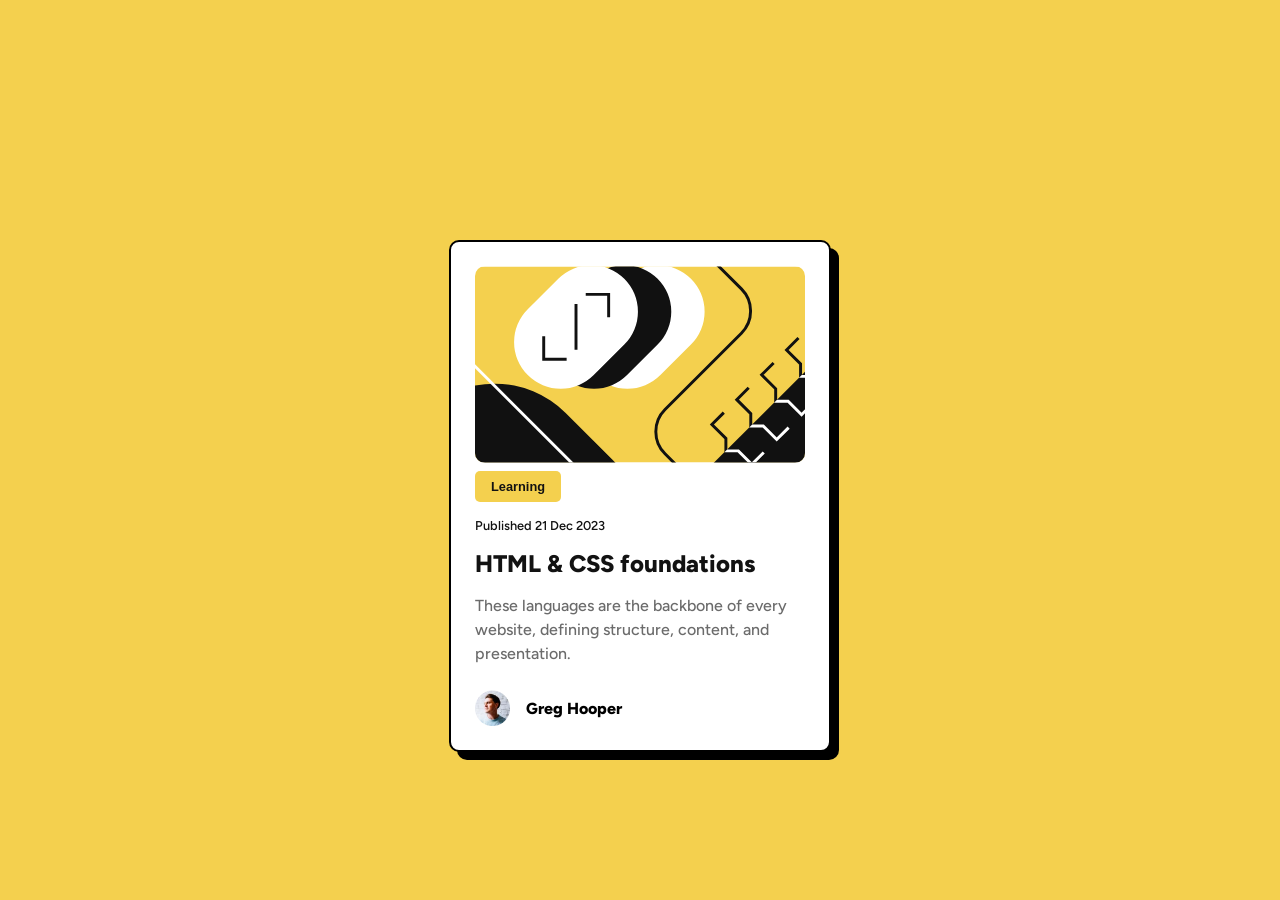
<file: blog-preview-card-main/blog-preview-card-main/index.html>
<!DOCTYPE html>
<html lang="en">
<head>
  <meta charset="UTF-8">
  <meta name="viewport" content="width=device-width, initial-scale=1.0"> <!-- displays site properly based on user's device -->

  <link 
  rel="icon" 
  type="image/png" 
  sizes="32x32" 
  href="./assets/images/favicon-32x32.png">
  <link rel="stylesheet" href="./style.css">
  <link rel="preconnect" href="https://fonts.googleapis.com">
  <link rel="preconnect" href="https://fonts.gstatic.com" crossorigin>
  <link href="https://fonts.googleapis.com/css2?family=Figtree:ital,wght@0,300..900;1,300..900&display=swap" rel="stylesheet">


  <title>Frontend Mentor | Blog preview card</title>

</head>
<body>
    <div class="card">
    <img src="./assets/images/illustration-article.svg" alt="this is an illustration for the blog card" class="main-image">
    <button class="card-button">Learning </button>
    <p class="date">Published 21 Dec 2023</p>
    <h1 class="card-heading">HTML & CSS foundations</h1>
    <p class="card-title">These languages are the backbone of every website, defining structure, content, and presentation.</p>
    <div class="avatar-flex">
    <img src="./assets/images/image-avatar.webp" alt="This is a photo of Greg Hooper" class="avatar">
    <p class="name">Greg Hooper</p>
    </div>
    </div>
 
</body>
</html>
</file>
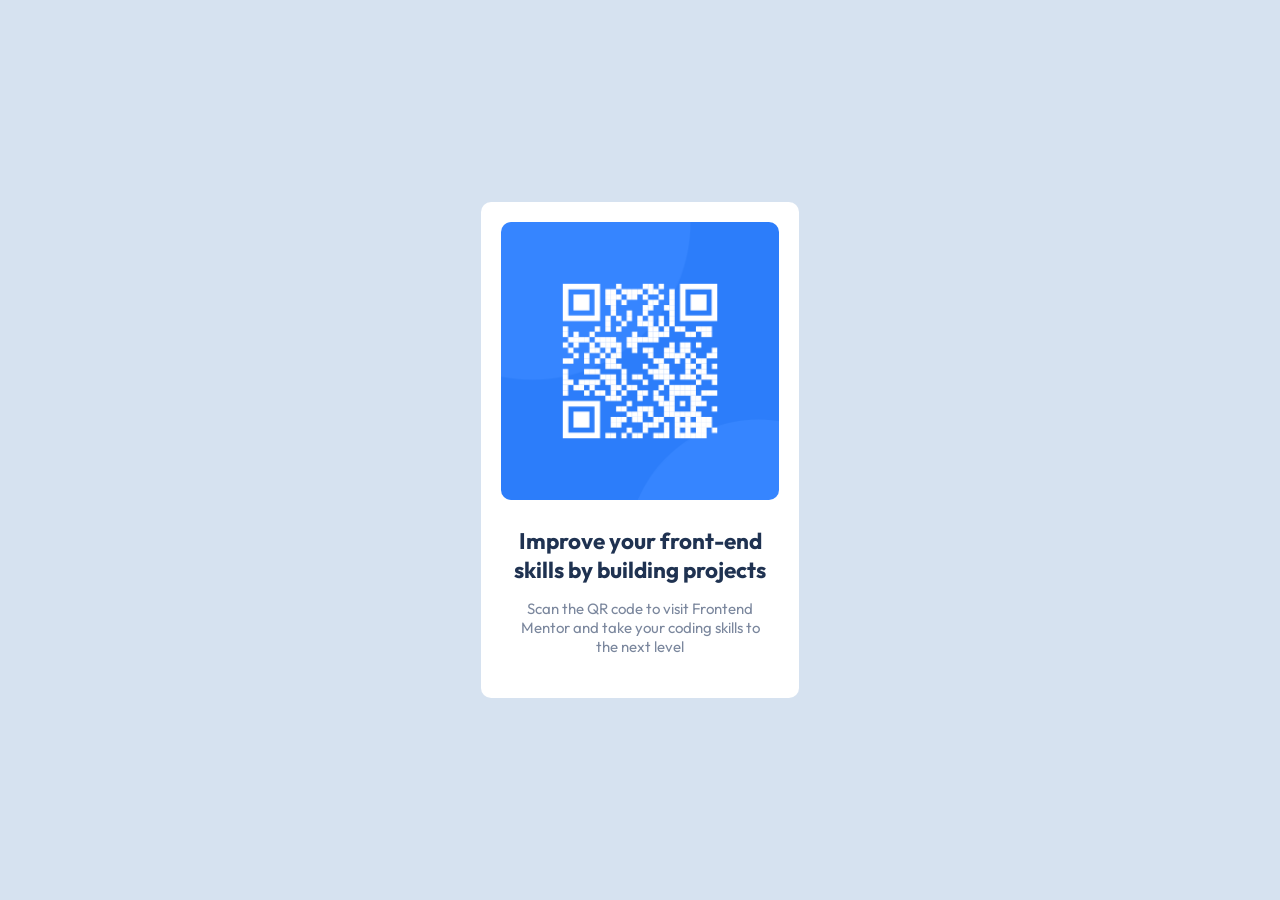
<file: qrcode component/qr-code-component-main/qr-code-component-main/index.html>
<!DOCTYPE html>
<html lang="en">
<head>
  <meta charset="UTF-8">
  <meta name="viewport" content="width=device-width, initial-scale=1.0"> <!-- displays site properly based on user's device -->

  <link rel="stylesheet" href="style.css" />
  <link 
  rel="icon" 
  type="image/png" 
  sizes="32x32" 
  href="./images/favicon-32x32.png"
  />
  
  <title>Frontend Mentor | QR code component</title>

</head>

<body>
<div class="container">
  <div class="card">
  <img src="images/image-qr-code.png" alt="image of a qr code" />
  <div class="text">
    <h2> Improve your front-end skills by building projects </h2>
    <p>Scan the QR code to visit Frontend Mentor and take your coding skills to the next level</p>
  </div>
  </div>
</div>

  
</body>
</html>
</file>
<file: blog-preview-card-main/blog-preview-card-main/style.css>
* {
    border: 0;
    margin: 0;
    padding: 0;
}

body {
    display: grid;
    place-content: center;
    font-family: 'Figtree';
    background-color: hsl(47, 88%, 63%) ;
}

.card {
    margin-top: 15rem;
    max-width: 330px;
    display: flex;
    flex-direction: column;
    background-color: hsl(0, 0%, 100%);
    border-radius: 10px;
    padding: 1.5rem;
    border: black solid 2px;
    box-shadow: 8px 8px 0px 0px #000;
    
}

.main-image {
    width: 100%;
    border-radius: 10px;
}

.card-button {
    background-color: hsl(47, 88%, 63%) ;
    color: hsl(0, 0%, 7%) ;
    font-size: .8rem;
    font-weight: 800;
    width: fit-content;
    padding: .5rem 1rem;
    border-radius: 5px;
    margin-top: 0.5rem;
}

.date {
    color: hsl(0, 0%, 7%);
    font-size: .8rem;
    font-weight: 550;
    margin-top: 1rem;
    margin-bottom: 1rem;
}  

.card-heading {
    color: hsl(0, 0%, 7%);
    font-size: 1.5rem;
    font-weight: 800;
    margin-bottom: 1rem;  
}

.card-title {
    color: hsl(0, 0%, 42%) ;
    font-size: 1rem;
    font-weight: 500;
    line-height: 1.5rem;
    margin-bottom: 1.5rem;
}

.avatar-flex {
    display: flex;
    align-items: center;
    font-weight: 800;
}

.avatar{
    width: 35px;
    margin-right: 1rem;
}

@media (max-width: 400px) {
    .card {
        max-width: 300px;
        margin-bottom: 5rem;
    }
}
</file>
<file: qrcode component/qr-code-component-main/qr-code-component-main/style.css>
@import url('https://fonts.googleapis.com/css2?family=Outfit:wght@100..900&display=swap');

*{
    margin: 0;
    padding: 0;
}

body{
    font-family: 'Outfit', sans-serif;
    background-color: hsl(212, 45%, 89%);
    min-height: 100vh;
    display: flex;
    align-items: center;
    font-size: 15px;
}

.container{
    max-width: 350px;
    margin: 0 auto;
}

.card{
    background-color: white;
    border-radius: 10px;
    padding: 20px;
    margin: 0 1rem;
    text-align: center;

}

.card img{
    width: 100%;
    border-radius: 10px;
}

.text {
    padding: 22px 10px;
}

.text h2{
    color: hsl(218, 44%, 22%);
    padding-bottom: 15px;
}

.text p{
    color: hsl(220, 15%, 55%);
}
</file>
